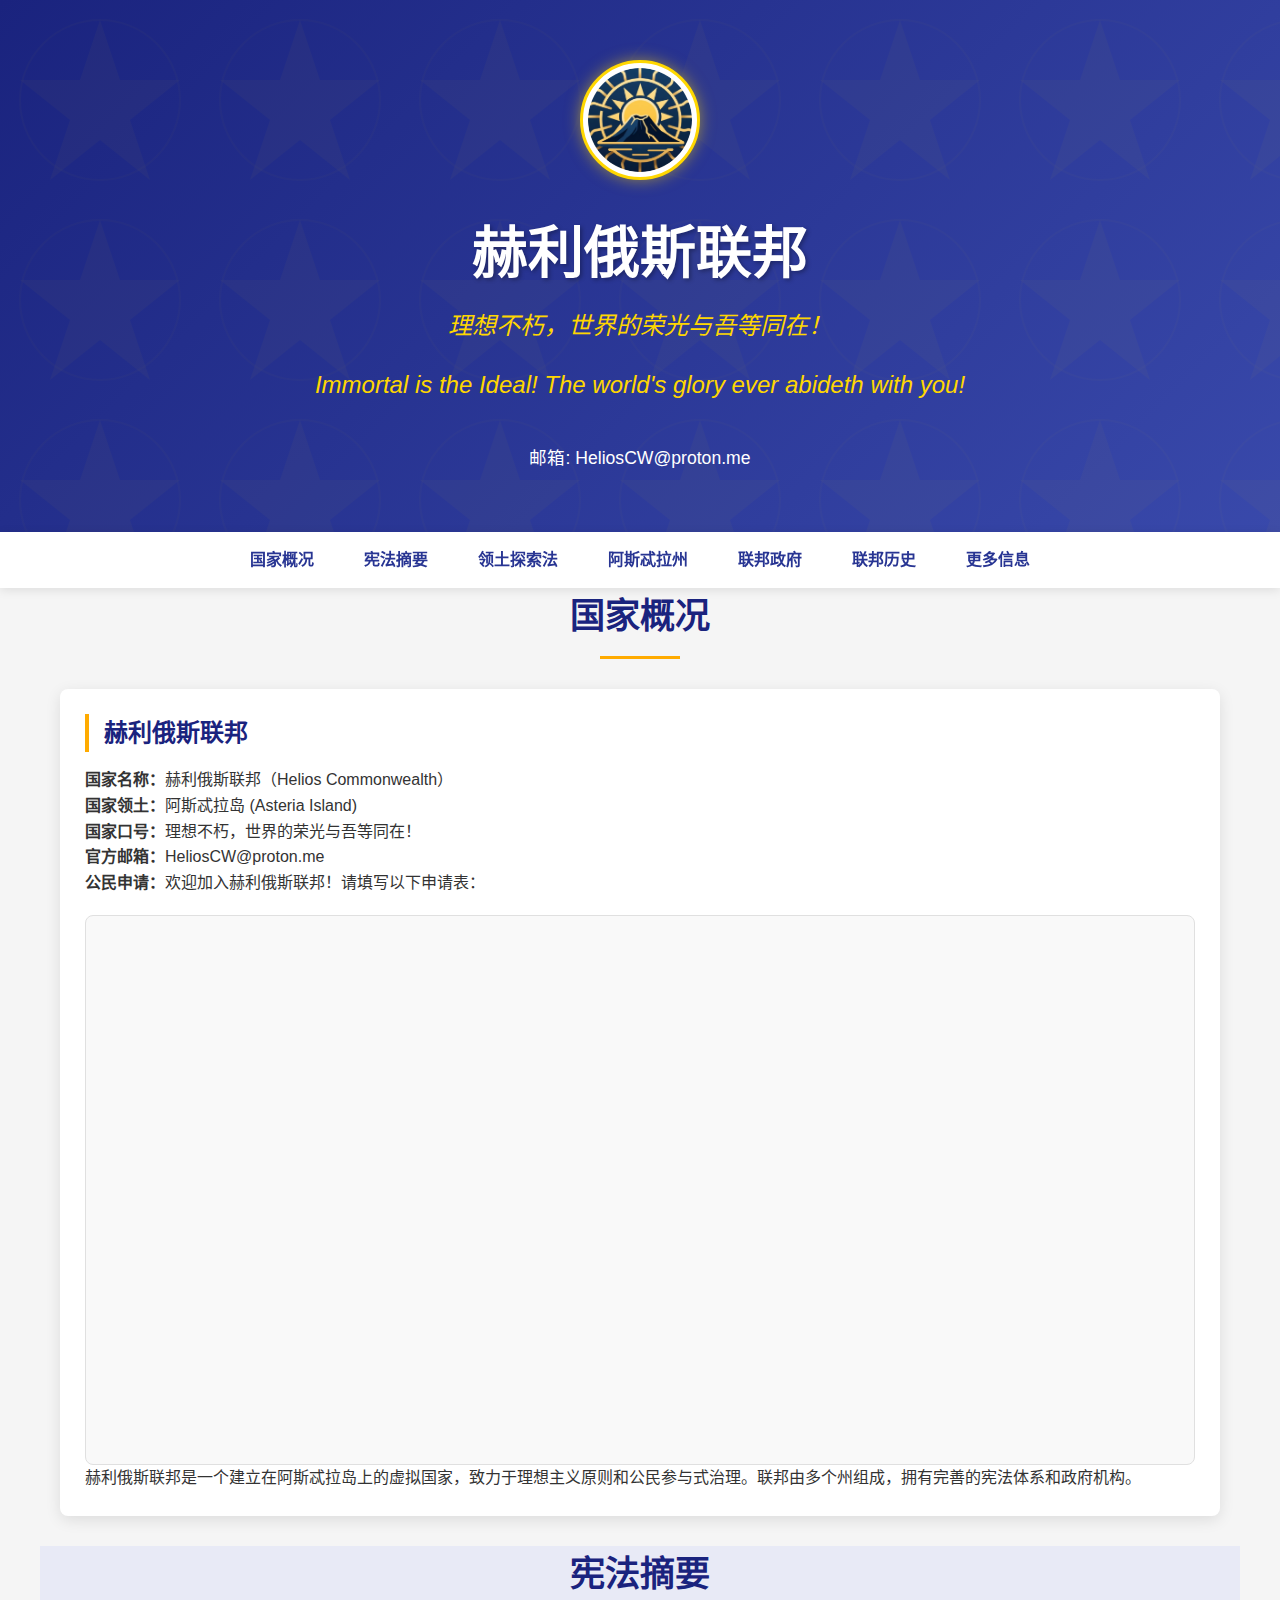
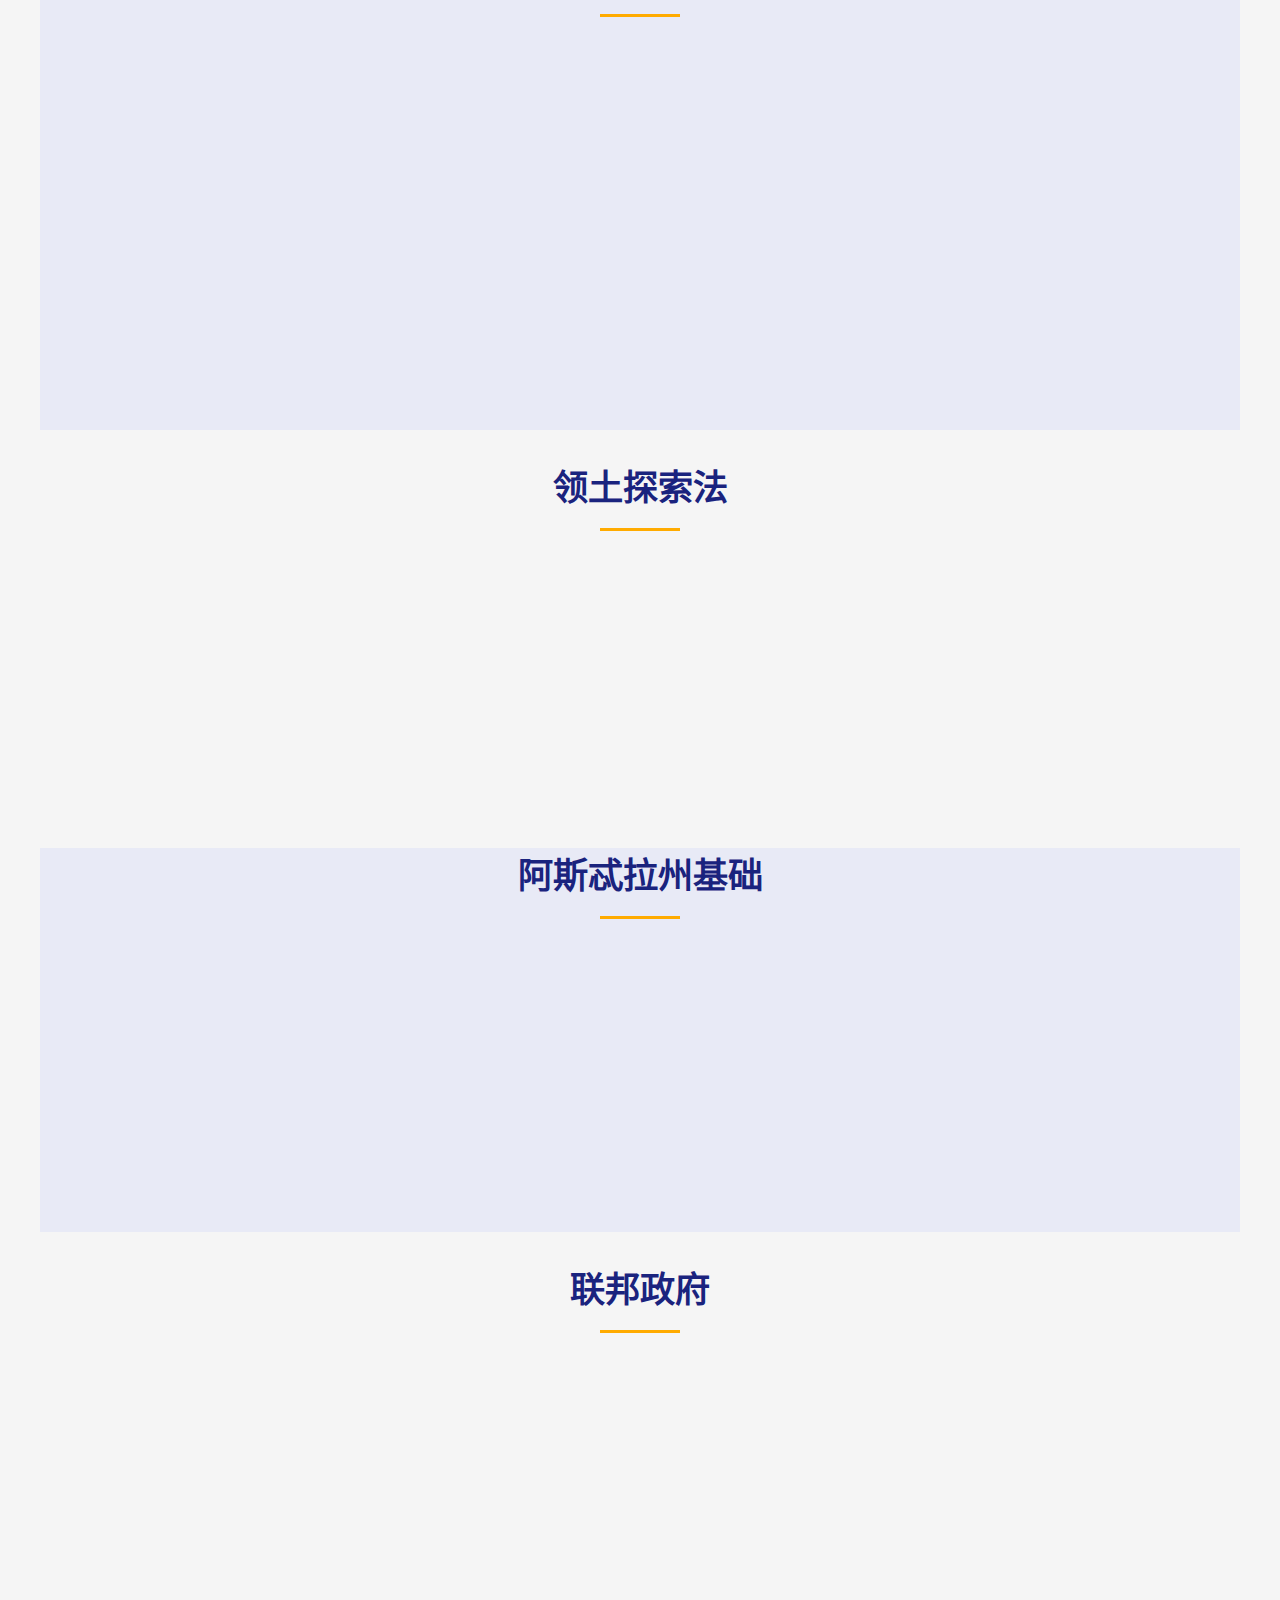
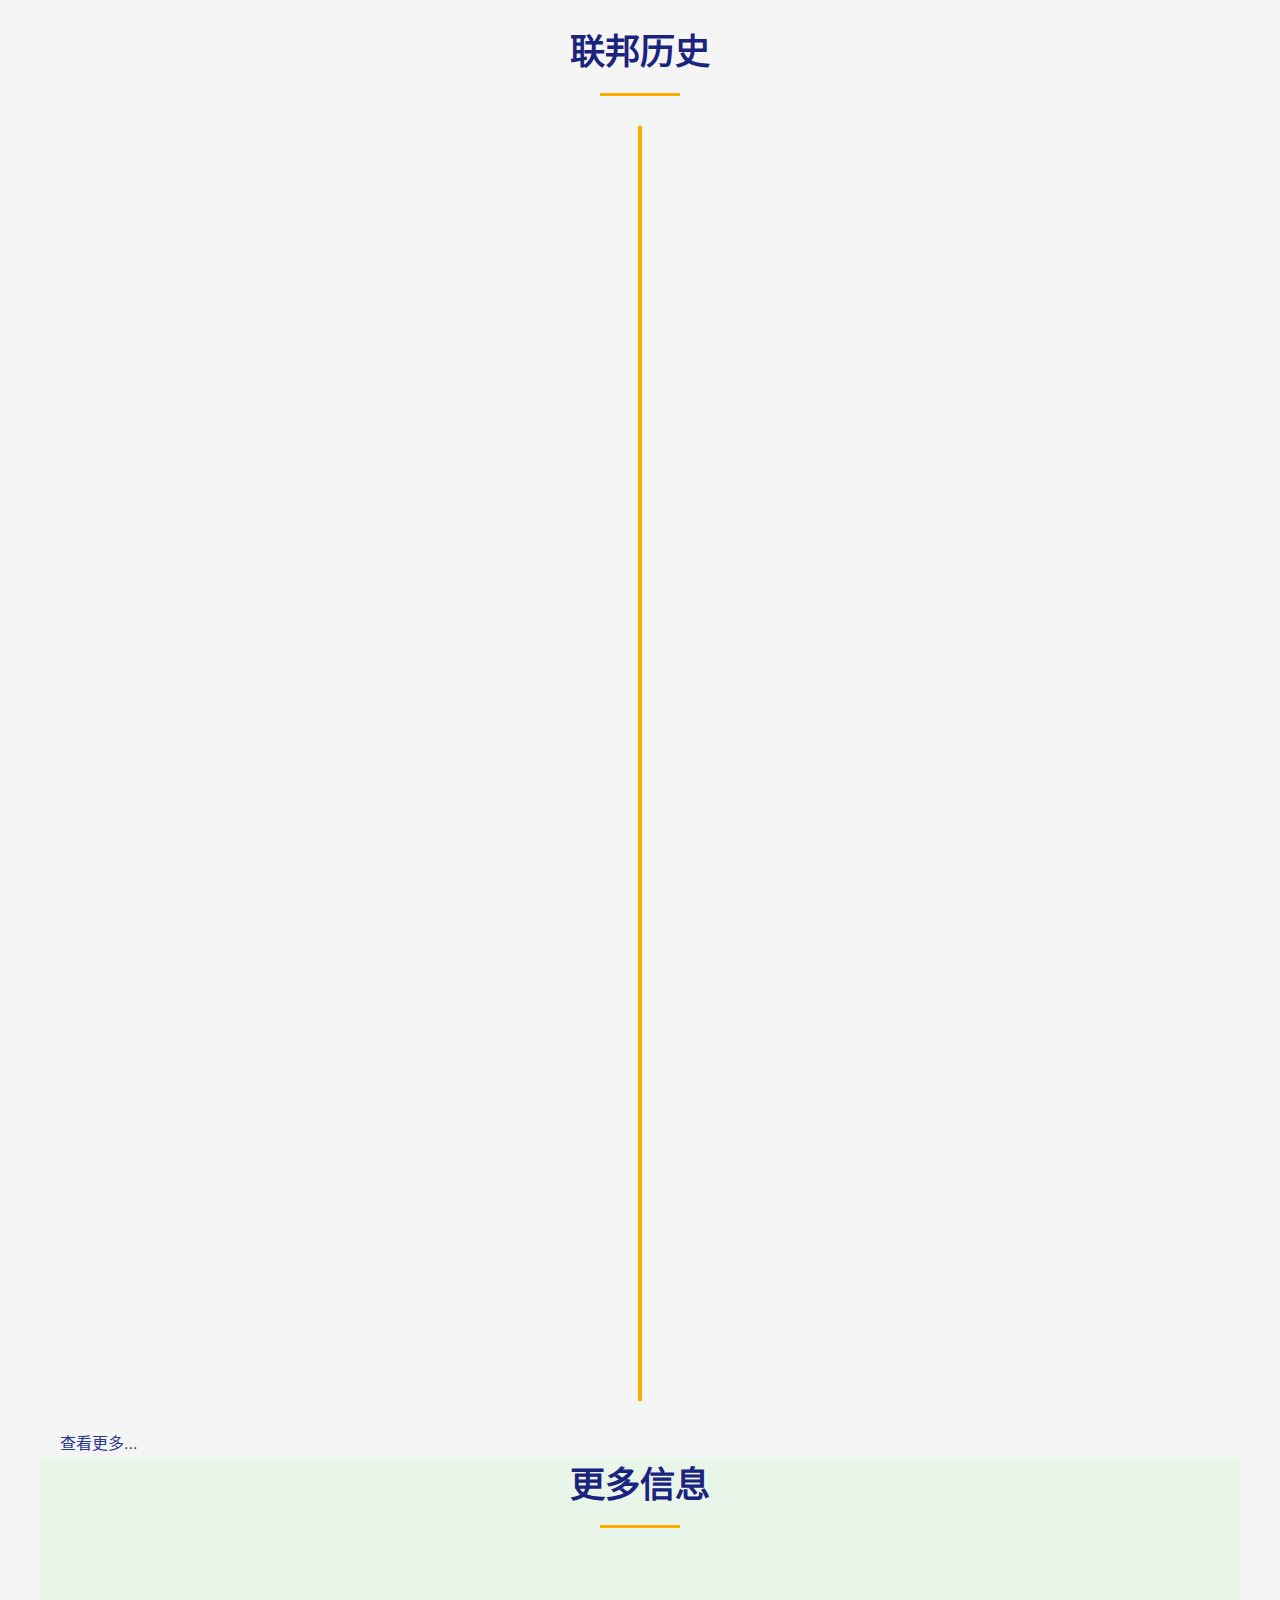
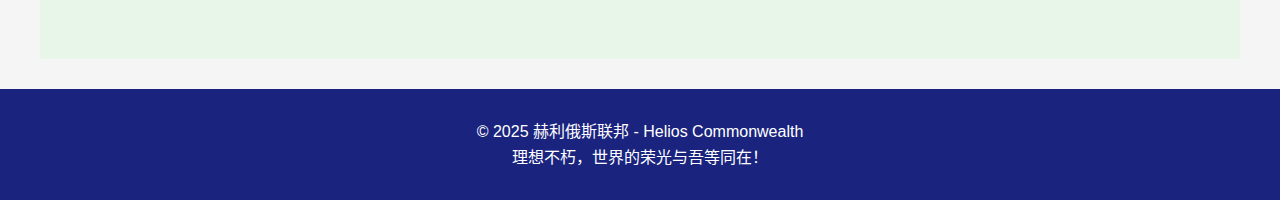
<file: index.html>
<!DOCTYPE html>
<html lang="zh-CN">
<head>
    <meta charset="UTF-8">
    <meta name="viewport" content="width=device-width, initial-scale=1.0">
    <link rel="apple-touch-icon" sizes="180x180" href="../favicon_io/apple-touch-icon.png">
    <link rel="icon" type="image/png" sizes="32x32" href="../favicon_io/favicon-32x32.png">
    <link rel="icon" type="image/png" sizes="16x16" href="../favicon_io/favicon-16x16.png">
    <link rel="manifest" href="../favicon_io/site.webmanifest">
    <title>赫利俄斯联邦 - Helios Commonwealth</title>
    <style>
        :root {
            --primary-color: #1a237e;
            --secondary-color: #ffd700;
            --accent-color: #ffab00;
            --text-color: #333;
            --light-bg: #f5f5f5;
            --white: #ffffff;
        }
        
        * {
            margin: 0;
            padding: 0;
            box-sizing: border-box;
            font-family: 'Segoe UI', Tahoma, Geneva, Verdana, sans-serif;
        }
        
        body {
            background-color: var(--light-bg);
            color: var(--text-color);
            line-height: 1.6;
        }
        
        .container {
            max-width: 1200px;
            margin: 0 auto;
            padding: 0 20px;
        }
        
        /* 头部样式 */
        header {
            background: linear-gradient(135deg, var(--primary-color), #3949ab);
            color: var(--white);
            padding: 60px 0;
            text-align: center;
            position: relative;
            overflow: hidden;
        }
        
        header::before {
            content: "";
            position: absolute;
            top: 0;
            left: 0;
            width: 100%;
            height: 100%;
            background: url('data:image/svg+xml;utf8,<svg xmlns="http://www.w3.org/2000/svg" width="100" height="100" viewBox="0 0 100 100"><circle cx="50" cy="50" r="40" fill="none" stroke="rgba(255,215,0,0.2)" stroke-width="1"/><path d="M50,10 L60,40 L90,40 L65,60 L75,90 L50,70 L25,90 L35,60 L10,40 L40,40 Z" fill="rgba(255,215,0,0.3)"/></svg>');
            background-size: 200px 200px;
            opacity: 0.1;
        }
        
        .header-content {
            position: relative;
            z-index: 1;
            display: flex;
            flex-direction: column;
            align-items: center;
        }
        
        .emblem-container {
            margin-bottom: 20px;
        }
        
        .emblem {
            width: 120px;
            height: 120px;
            border-radius: 50%;
            border: 3px solid var(--secondary-color);
            box-shadow: 0 0 15px rgba(255, 215, 0, 0.5);
            background-color: var(--white);
            padding: 5px;
        }
        
        h1 {
            font-size: 3.5rem;
            margin-bottom: 10px;
            text-shadow: 2px 2px 4px rgba(0,0,0,0.3);
        }
        
        .motto {
            font-size: 1.5rem;
            font-style: italic;
            margin-bottom: 20px;
            color: var(--secondary-color);
        }
        
        .contact {
            font-size: 1.1rem;
            margin-top: 20px;
        }
        
        /* 超链接颜色样式 */
        a:link {
            color: #283593; /* 基于主色调的深蓝色 */
            text-decoration: none;
            transition: all 0.3s ease;
            position: relative;
        }
        
        a:visited {
            color: #1a237e; /* 使用主色调本身，比未访问链接稍深 */
            opacity: 0.85; /* 添加轻微透明度区分已访问状态 */
        }

        a:hover {
            color: #ffab00; /* 使用强调色 */
            text-decoration: none;
        }

        a:active {
            color: #ffd700; /* 使用次要颜色 */
        }

        /* 为内容区域的链接添加特殊效果 */
        .card a, section a {
            font-weight: 500;
            padding-bottom: 2px;
            border-bottom: 1px dashed transparent;
            transition: all 0.3s ease;
        }

        .card a:hover, section a:hover {
            border-bottom-color: #ffab00;
            text-decoration: none;
        }
        
        /* 导航栏 */
        nav {
            background-color: var(--white);
            box-shadow: 0 2px 10px rgba(0,0,0,0.1);
            position: sticky;
            top: 0;
            z-index: 100;
        }
        
        nav ul {
            display: flex;
            justify-content: center;
            list-style: none;
        }
        
        nav li {
            margin: 0 15px;
        }
        
        nav a {
            display: block;
            padding: 15px 10px;
            color: var(--primary-color);
            text-decoration: none;
            font-weight: 600;
            transition: all 0.3s;
        }
        
        nav a:hover {
            color: var(--accent-color);
            border-bottom: 3px solid var(--accent-color);
        }
        
        /* 内容区域 */
        section {
            padding: 60px 0;
        }
        
        .section-title {
            font-size: 2.2rem;
            color: var(--primary-color);
            margin-bottom: 30px;
            text-align: center;
            position: relative;
            padding-bottom: 15px;
        }
        
        .section-title::after {
            content: "";
            position: absolute;
            bottom: 0;
            left: 50%;
            transform: translateX(-50%);
            width: 80px;
            height: 3px;
            background-color: var(--accent-color);
        }
        
        /* 卡片样式 */
        .card {
            background-color: var(--white);
            border-radius: 8px;
            box-shadow: 0 4px 15px rgba(0,0,0,0.1);
            padding: 25px;
            margin-bottom: 30px;
            transition: transform 0.3s, box-shadow 0.3s;
            opacity: 0;
            transform: scale(0.95);
            transition: opacity 0.8s ease, transform 0.8s ease;
        }
        
        .card.visible {
            opacity: 1;
            transform: scale(1);
        }
        
        .card:hover {
            transform: translateY(-5px) scale(1.02);
            box-shadow: 0 8px 25px rgba(0,0,0,0.15);
        }
        
        .card-title {
            font-size: 1.5rem;
            color: var(--primary-color);
            margin-bottom: 15px;
            border-left: 4px solid var(--accent-color);
            padding-left: 15px;
        }
        
        /* 申请表单样式 */
        .application-form {
            margin-top: 20px;
            padding: 20px;
            background-color: #f9f9f9;
            border-radius: 8px;
            border: 1px solid #e0e0e0;
        }
        
        .form-group {
            margin-bottom: 15px;
        }
        
        .form-group label {
            display: block;
            margin-bottom: 5px;
            font-weight: 600;
            color: var(--primary-color);
        }
        
        .form-group input {
            width: 100%;
            padding: 10px;
            border: 1px solid #ccc;
            border-radius: 4px;
            font-size: 16px;
        }
        
        .form-group input:focus {
            outline: none;
            border-color: var(--accent-color);
            box-shadow: 0 0 5px rgba(255, 171, 0, 0.5);
        }
        
        .btn {
            background-color: var(--primary-color);
            color: var(--white);
            border: none;
            padding: 12px 24px;
            border-radius: 4px;
            cursor: pointer;
            font-size: 16px;
            font-weight: 600;
            transition: background-color 0.3s;
        }
        
        .btn:hover {
            background-color: #303f9f;
        }
        
        .error-message {
            color: #d32f2f;
            margin-top: 10px;
            display: none;
        }
        
        /* 历史时间线 */
        .timeline {
            position: relative;
            margin: 30px 0;
        }
        
        .timeline::before {
            content: "";
            position: absolute;
            top: 0;
            left: 50%;
            transform: translateX(-50%);
            width: 4px;
            height: 100%;
            background-color: var(--accent-color);
        }
        
        .timeline-item {
            position: relative;
            margin-bottom: 30px;
            width: 50%;
            opacity: 0;
            transform: scale(0.9);
            transition: opacity 0.8s ease, transform 0.8s ease;
        }
        
        .timeline-item.visible {
            opacity: 1;
            transform: scale(1);
        }
        
        .timeline-item:nth-child(odd) {
            left: 0;
            padding-right: 40px;
            text-align: right;
        }
        
        .timeline-item:nth-child(even) {
            left: 50%;
            padding-left: 40px;
        }
        
        .timeline-date {
            display: inline-block;
            background-color: var(--primary-color);
            color: var(--white);
            padding: 5px 15px;
            border-radius: 20px;
            font-weight: bold;
            margin-bottom: 10px;
        }
        
        .timeline-content {
            background-color: var(--white);
            border-radius: 8px;
            box-shadow: 0 4px 15px rgba(0,0,0,0.1);
            padding: 15px;
        }
        
        /* 页脚 */
        footer {
            background-color: var(--primary-color);
            color: var(--white);
            text-align: center;
            padding: 30px 0;
        }
        
        /* Tally 表单容器样式 */
        .tally-form-container {
            margin-top: 20px;
            border-radius: 8px;
            overflow: hidden;
            box-shadow: 0 4px 15px rgba(0,0,0,0.1);
            background-color: var(--white);
        }
        
        .tally-form-container iframe {
            border: none;
            width: 100%;
            min-height: 500px;
            display: block;
        }
        
        /* 响应式设计 */
        @media (max-width: 768px) {
            h1 {
                font-size: 2.5rem;
            }
            
            .motto {
                font-size: 1.2rem;
            }
            
            nav ul {
                flex-direction: column;
            }
            
            nav li {
                margin: 0;
            }
            
            .timeline::before {
                left: 20px;
            }
            
            .timeline-item {
                width: 100%;
                padding-left: 50px !important;
                padding-right: 0 !important;
                text-align: left !important;
                left: 0 !important;
            }
            
            .emblem {
                width: 100px;
                height: 100px;
            }
        }
    </style>
</head>
<body>
    <!-- 头部 -->
    <header>
        <div class="container header-content">
            <div class="emblem-container">
                <img src="../pngs/logo.ico" alt="赫利俄斯联邦国徽" class="emblem">
            </div>
            <h1>赫利俄斯联邦</h1>
            <div class="motto">理想不朽，世界的荣光与吾等同在！</div>
            <div class="motto">Immortal is the Ideal! The world's glory ever abideth with you!</div>
            <div class="contact">邮箱: HeliosCW@proton.me</div>
        </div>
    </header>
    
    <!-- 导航 -->
    <nav>
        <div class="container">
            <ul>
                <li><a href="#overview">国家概况</a></li>
                <li><a href="#constitution">宪法摘要</a></li>
                <li><a href="#territory">领土探索法</a></li>
                <li><a href="#asteria">阿斯忒拉州</a></li>
                <li><a href="#organization">联邦政府</a></li>
                <li><a href="#history">联邦历史</a></li>
                <li><a href="#more">更多信息</a></li>
            </ul>
        </div>
    </nav>
    
    <!-- 主要内容 -->
    <main>
        <!-- 国家概况 -->
        <section id="overview" class="container">
            <h2 class="section-title">国家概况</h2>
            <div class="card">
                <h3 class="card-title">赫利俄斯联邦</h3>
                <p><strong>国家名称：</strong>赫利俄斯联邦（Helios Commonwealth）</p>
                <p><strong>国家领土：</strong>阿斯忒拉岛 (Asteria Island)</p>
                <p><strong>国家口号：</strong>理想不朽，世界的荣光与吾等同在！</p>
                <p><strong>官方邮箱：</strong>HeliosCW@proton.me</p>
                <p><strong>公民申请：</strong>欢迎加入赫利俄斯联邦！请填写以下申请表：</p>
                
                <div class="application-form">
                    <iframe src="https://tally.so/r/me45EE?alignLeft=1&hideTitle=1&transparentBackground=1&dynamicHeight=1" width="100%" height="500" frameborder="0" marginheight="0" marginwidth="0" title="赫利俄斯联邦公民申请"></iframe>
                </div>
                
                <p>赫利俄斯联邦是一个建立在阿斯忒拉岛上的虚拟国家，致力于理想主义原则和公民参与式治理。联邦由多个州组成，拥有完善的宪法体系和政府机构。</p>
            </div>
        </section>
        
        <!-- 宪法摘要 -->
        <section id="constitution" class="container" style="background-color: #e8eaf6;">
            <h2 class="section-title">宪法摘要</h2>
            <div class="card">
                <h3 class="card-title">赫利俄斯联邦宪法</h3>
                <p>赫利俄斯联邦宪法确立了国家的基本治理原则和公民权利。以下是宪法中定义的关键权力：</p>
                <ul style="list-style-type: none; padding-left: 0;">
                    <li style="margin-bottom: 15px;"><strong>共有逐出首相权：</strong>当所有持有此权力的公民通过时，立刻开始新的首相选举。</li>
                    <li style="margin-bottom: 15px;"><strong>投票成立组织权：</strong>可以通过投票建立政府组织（非议会、AG银行）。</li>
                    <li style="margin-bottom: 15px;"><strong>投票废除组织权：</strong>可以通过投票废除政府组织（非议会、AG银行）。</li>
                    <li style="margin-bottom: 15px;"><strong>政治及形象代表权：</strong>可以代表赫利俄斯联邦发言。</li>
                    <li style="margin-bottom: 15px;"><strong>创始长老权：</strong>可以在"创始时期"，无视宪法及衍生法（除"宪法创始时期法案"）行事，但需所有持有创始长老权的公民同意。</li>
                    
                </ul>
                <p>所有权力在<a href="pages/power.html">权力法</a>中明确定义。</p>
                <p><a href="pages/constitution.html">详细信息</a></p>
            </div>
        </section>
        
        <!-- 领土探索法 -->
        <section id="territory" class="container">
            <h2 class="section-title">领土探索法</h2>
            <div class="card">
                <h3 class="card-title">赫利俄斯联邦领土探索法</h3>
                <blockquote style="border-left: 4px solid var(--accent-color); padding-left: 20px; margin: 20px 0; font-style: italic; color: #555;">
                    "想象决定现实，而不是现实束缚想象。" ——领土委员会会长 Alan Green
                </blockquote>
                <p><strong>本法定义了两条基本原则：</strong></p>
                <ul style="padding-left: 0;">
                    <li>探索指所有公民对联邦领土的创作（小说、百科文本、音乐、图片、视频、程序）。</li>
                    <li>公民仅可探索阿斯忒拉岛，并需基于《阿斯忒拉州基础》和《宪法》。</li>
                </ul>
                <p><a href="pages/territory.html">详细信息</a></p>
            </div>
        </section>
        
        <!-- 阿斯忒拉州基础 -->
        <section id="asteria" class="container" style="background-color: #e8eaf6;">
            <h2 class="section-title">阿斯忒拉州基础</h2>
            <div class="card">
                <h3 class="card-title">阿斯忒拉岛相关信息</h3>
                <p><strong>位置：</strong>西经14度45分，南纬37度15分</p>
                <p><strong>地理参考：</strong></p>
                <ul>
                    <li>西北方约1200公里是著名的圣赫勒拿岛 (St. Helena)</li>
                    <li>东南方约1800公里是特里斯坦-达库尼亚群岛 (Tristan da Cunha)</li>
                </ul>
                <p><strong>历史概括：</strong>曾在19世纪被短暂殖民，因坏境恶劣而被放弃。近现代，因为常被云雾覆盖而难以被卫星观测。</p>
                <p>阿斯忒拉岛是赫利俄斯联邦的核心领土，拥有独特的地理环境和生态系统。公民在探索该岛时需遵循《阿斯忒拉州基础》和《宪法》的规定。</p>
                <p><a href="pages/asteria.html">详细信息</a></p>
            </div>
        </section>

        <!-- 联邦政府 -->
        <section id="organization" class="container">
            <h2 class="section-title">联邦政府</h2>
            <div class="card">
                <h3 class="card-title">联邦政府构成</h3>
                <p>联邦政府由议会、长老会及官方组织组成。</p>
                <ul style="list-style-type: none; padding-left: 0;">
                    <li><strong>议会：</strong>议会由议会成员及首相组成，通过投票（80%权）决定联邦发展。</li>
                    <li><strong>长老会：</strong>长老会是对持有创始长老权的公民的统称，他们订立联邦的宪法，并有资格大幅度干预联邦。</li>
                    <li><strong>官方组织：</strong>官方组织是得到议会或长老会任命的赫利俄斯组织，他们使用掌握的权限维护联邦运转。</li>
                </ul>
                <p><a href="pages/organization.html">详细信息</a></p>
            </div>
        </section>
        
        <!-- 联邦历史 -->
        <section id="history" class="container">
            <h2 class="section-title">联邦历史</h2>
            <div class="timeline">
                <div class="timeline-item">
                    <div class="timeline-date">2025.08.25</div>
                    <div class="timeline-content">
                        <h4>联邦成立</h4>
                        <p>赫利俄斯联邦正式成立</p>
                    </div>
                </div>
                <div class="timeline-item">
                    <div class="timeline-date">2025.08.26</div>
                    <div class="timeline-content">
                        <h4>州确立与议会成立</h4>
                        <p>确定阿斯忒拉州，确定FT州，议会成立</p>
                    </div>
                </div>
                <div class="timeline-item">
                    <div class="timeline-date">2025.08.27</div>
                    <div class="timeline-content">
                        <h4>首相就职</h4>
                        <p>Ft.J.就任首相</p>
                    </div>
                </div>
                <div class="timeline-item">
                    <div class="timeline-date">2025.08.28</div>
                    <div class="timeline-content">
                        <h4>机构成立</h4>
                        <p>领土委员会成立，互联网科技委员会成立，互联网军事委员会成立，FT州理事会成立</p>
                    </div>
                </div>
                <div class="timeline-item">
                    <div class="timeline-date">2025.08.29</div>
                    <div class="timeline-content">
                        <h4>宪法订立</h4>
                        <p>赫利俄斯联邦宪法正式订立</p>
                    </div>
                </div>
                <div class="timeline-item">
                    <div class="timeline-date">2025.09.06</div>
                    <div class="timeline-content">
                        <h4>州扩展与银行成立</h4>
                        <p>确定AEZ州，AEZ州政府成立，联邦银行（即AG银行）成立，宪法及衍生法修订</p>
                    </div>
                </div>
                <div class="timeline-item">
                    <div class="timeline-date">2025.09.07</div>
                    <div class="timeline-content">
                        <h4>邮箱注册</h4>
                        <p>官方邮箱HeliosCW@proton.me注册完成</p>
                    </div>
                </div>
                <div class="timeline-item">
                    <div class="timeline-date">2025.09.08</div>
                    <div class="timeline-content">
                        <h4>官网建立</h4>
                        <p>官方网站建立完成</p>
                    </div>
                </div>
            </div>
            <p><a href="#more">查看更多...</a></p>
        </section>

        <!-- 更多信息 -->
        <section id="more" class="container" style="background-color: #e8f5e9;">
            <h2 class="section-title">更多信息</h2>
            <div class="card">
                <p><a href="https://helioscw.miraheze.org">赫利俄斯wiki</a></p>
                <p>门户站内容可能过时，请前往wiki了解最新资讯！</p>
            </div>
        </section>
    </main>
    
    <!-- 页脚 -->
    <footer>
        <div class="container">
            <p>© 2025 赫利俄斯联邦 - Helios Commonwealth</p>
            <p>理想不朽，世界的荣光与吾等同在！</p>
            <p><a></a></p>
        </div>
    </footer>
    
    <script>
        // 元素浮现动画
        document.addEventListener('DOMContentLoaded', function() {
            // 创建Intersection Observer实例
            const observer = new IntersectionObserver((entries) => {
                entries.forEach(entry => {
                    // 当元素进入视口时
                    if (entry.isIntersecting) {
                        entry.target.classList.add('visible');
                    }
                });
            }, {
                threshold: 0.1, // 当元素10%可见时触发
                rootMargin: '0px 0px -50px 0px' // 底部偏移50px，提前触发动画
            });
            
            // 观察所有卡片和时间线项目
            const cards = document.querySelectorAll('.card');
            const timelineItems = document.querySelectorAll('.timeline-item');
            
            cards.forEach(card => {
                observer.observe(card);
            });
            
            timelineItems.forEach((item, index) => {
                // 为时间线项目添加延迟，使它们依次出现
                item.style.transitionDelay = `${index * 0.1}s`;
                observer.observe(item);
            });
        });
    </script>
</body>
</html>
</file>
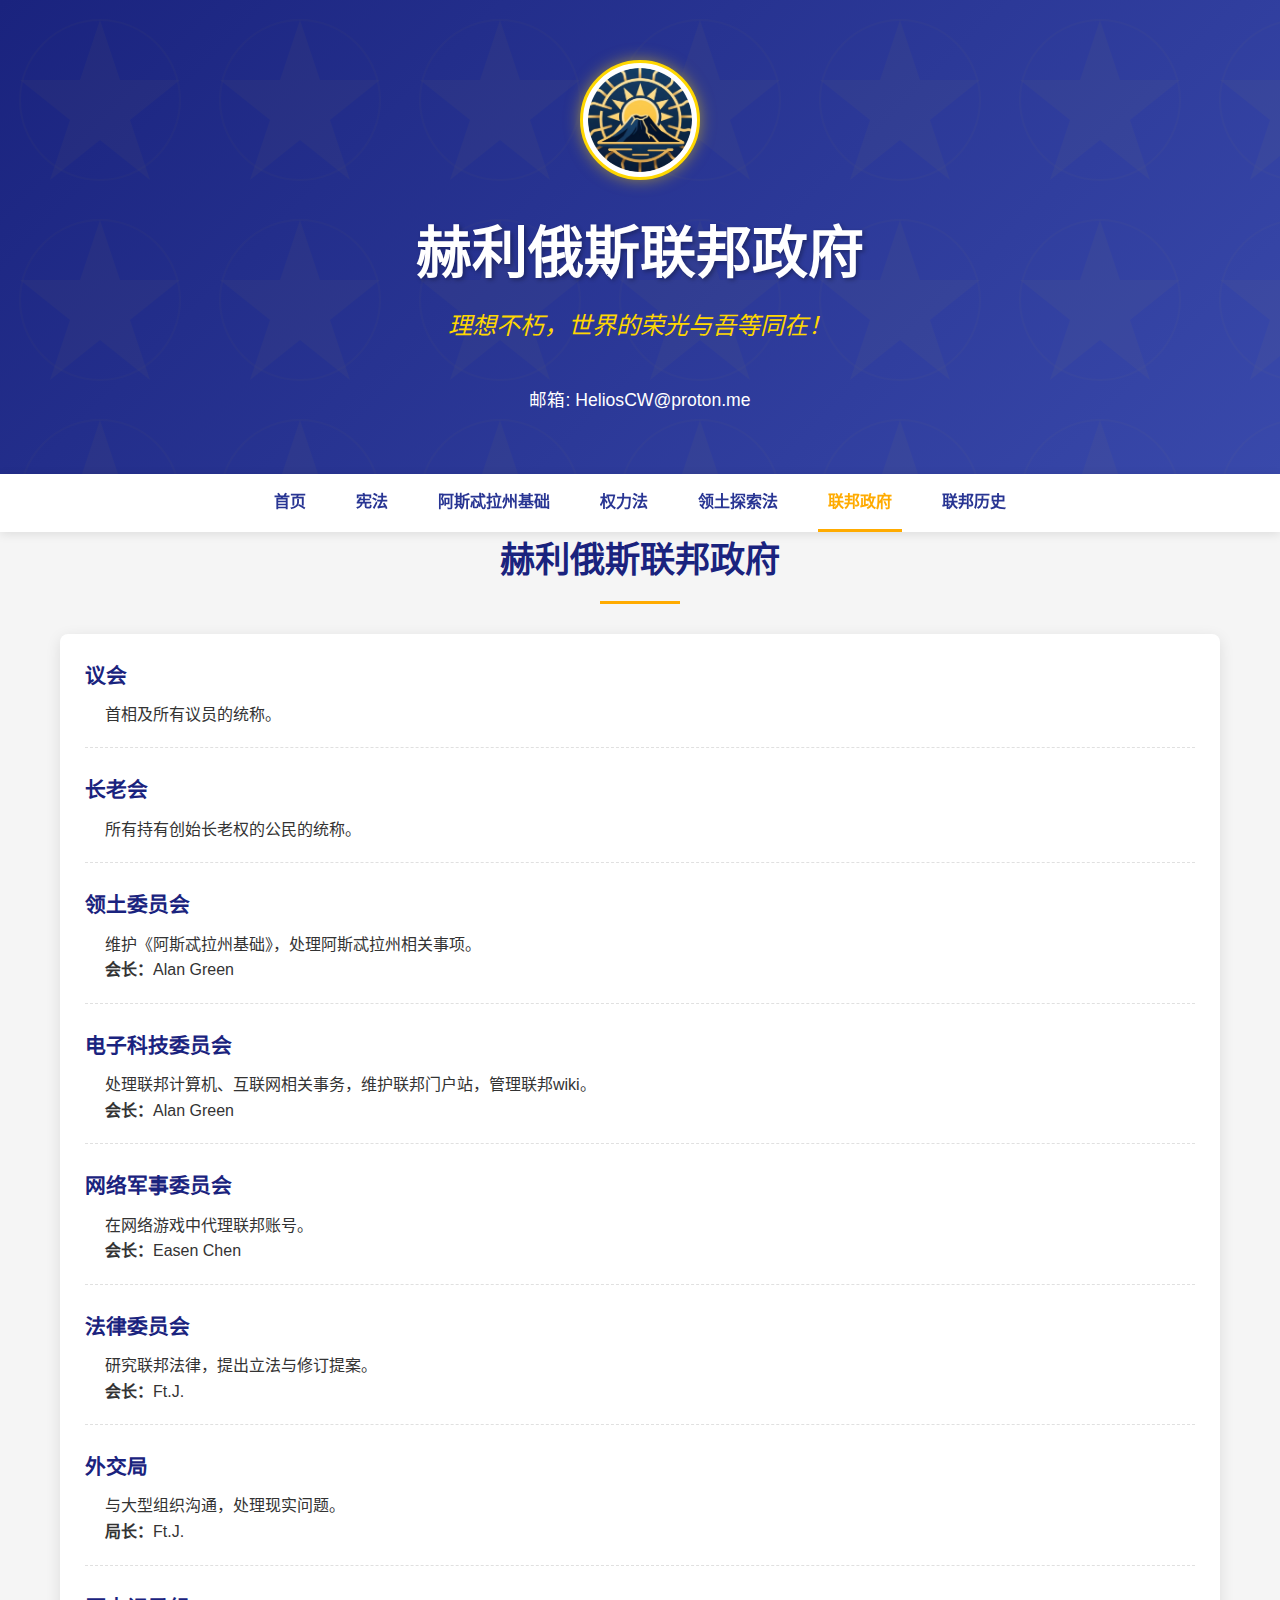
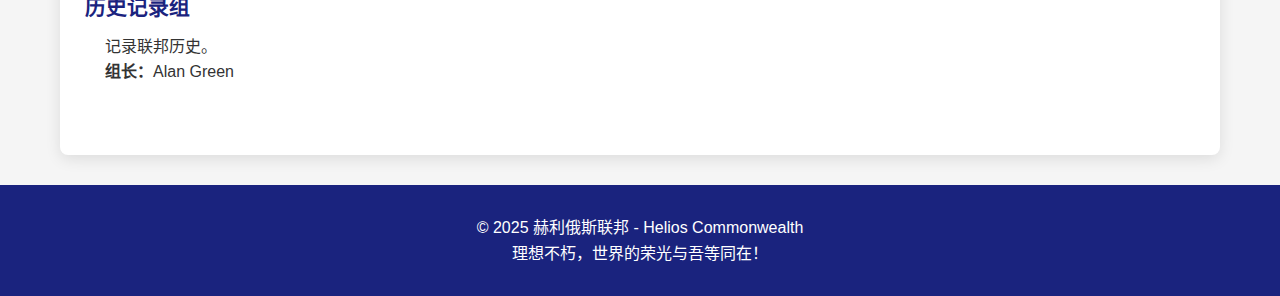
<file: pages/organization.html>
<!DOCTYPE html>
<html lang="zh-CN">
<head>
    <meta charset="UTF-8">
    <meta name="viewport" content="width=device-width, initial-scale=1.0">
    <link rel="apple-touch-icon" sizes="180x180" href="../favicon_io/apple-touch-icon.png">
    <link rel="icon" type="image/png" sizes="32x32" href="../favicon_io/favicon-32x32.png">
    <link rel="icon" type="image/png" sizes="16x16" href="../favicon_io/favicon-16x16.png">
    <link rel="manifest" href="../favicon_io/site.webmanifest">
    <title>联邦政府 - Helios Commonwealth</title>
    <link rel="stylesheet" href="../css/style.css">
</head>
<body>
    <!-- 头部 -->
    <header>
        <div class="container header-content">
            <div class="emblem-container">
                <img src="../pngs/logo.ico" alt="赫利俄斯联邦国徽" class="emblem">
            </div>
            <h1>赫利俄斯联邦政府</h1>
            <div class="motto">理想不朽，世界的荣光与吾等同在！</div>
            <div class="contact">邮箱: HeliosCW@proton.me</div>
        </div>
    </header>
    
    <!-- 导航 -->
    <nav>
        <div class="container">
            <ul>
                <li><a href="../index.html">首页</a></li>
                <li><a href="constitution.html">宪法</a></li>
                <li><a href="asteria.html">阿斯忒拉州基础</a></li>
                <li><a href="power.html">权力法</a></li>
                <li><a href="territory.html">领土探索法</a></li>
                <li><a href="organization.html" class="active">联邦政府</a></li>
                <li><a href="../index.html#history">联邦历史</a></li>
            </ul>
        </div>
    </nav>
    
    <!-- 主要内容 -->
    <main>
        <section class="container">
            <h2 class="section-title">赫利俄斯联邦政府</h2>
            
            <div class="card">
                <div class="legal-article">
                    <h3 class="legal-title">议会</h3>
                    <div class="legal-content">
                        <p>首相及所有议员的统称。</p>
                    </div>
                </div>
                
                <div class="legal-article">
                    <h3 class="legal-title">长老会</h3>
                    <div class="legal-content">
                        <p>所有持有创始长老权的公民的统称。</p>
                    </div>
                </div>
                
                <div class="legal-article">
                    <h3 class="legal-title">领土委员会</h3>
                    <div class="legal-content">
                        <p>维护《阿斯忒拉州基础》，处理阿斯忒拉州相关事项。</p>
                        <p><strong>会长：</strong>Alan Green</p>
                    </div>
                </div>
                
                <div class="legal-article">
                    <h3 class="legal-title">电子科技委员会</h3>
                    <div class="legal-content">
                        <p>处理联邦计算机、互联网相关事务，维护联邦门户站，管理联邦wiki。</p>
                        <p><strong>会长：</strong>Alan Green</p>
                    </div>
                </div>
                
                <div class="legal-article">
                    <h3 class="legal-title">网络军事委员会</h3>
                    <div class="legal-content">
                        <p>在网络游戏中代理联邦账号。</p>
                        <p><strong>会长：</strong>Easen Chen</p>
                    </div>
                </div>
                
                <div class="legal-article">
                    <h3 class="legal-title">法律委员会</h3>
                    <div class="legal-content">
                        <p>研究联邦法律，提出立法与修订提案。</p>
                        <p><strong>会长：</strong>Ft.J.</p>
                    </div>
                </div>
                
                <div class="legal-article">
                    <h3 class="legal-title">外交局</h3>
                    <div class="legal-content">
                        <p>与大型组织沟通，处理现实问题。</p>
                        <p><strong>局长：</strong>Ft.J.</p>
                    </div>
                </div>
                
                <div class="legal-article">
                    <h3 class="legal-title">历史记录组</h3>
                    <div class="legal-content">
                        <p>记录联邦历史。</p>
                        <p><strong>组长：</strong>Alan Green</p>
                    </div>
                </div>
            </div>
        </section>
    </main>
    
    <!-- 页脚 -->
    <footer>
        <div class="container">
            <p>© 2025 赫利俄斯联邦 - Helios Commonwealth</p>
            <p>理想不朽，世界的荣光与吾等同在！</p>
        </div>
    </footer>
    
    <script src="../js/main.js"></script>
</body>
</html>
</file>
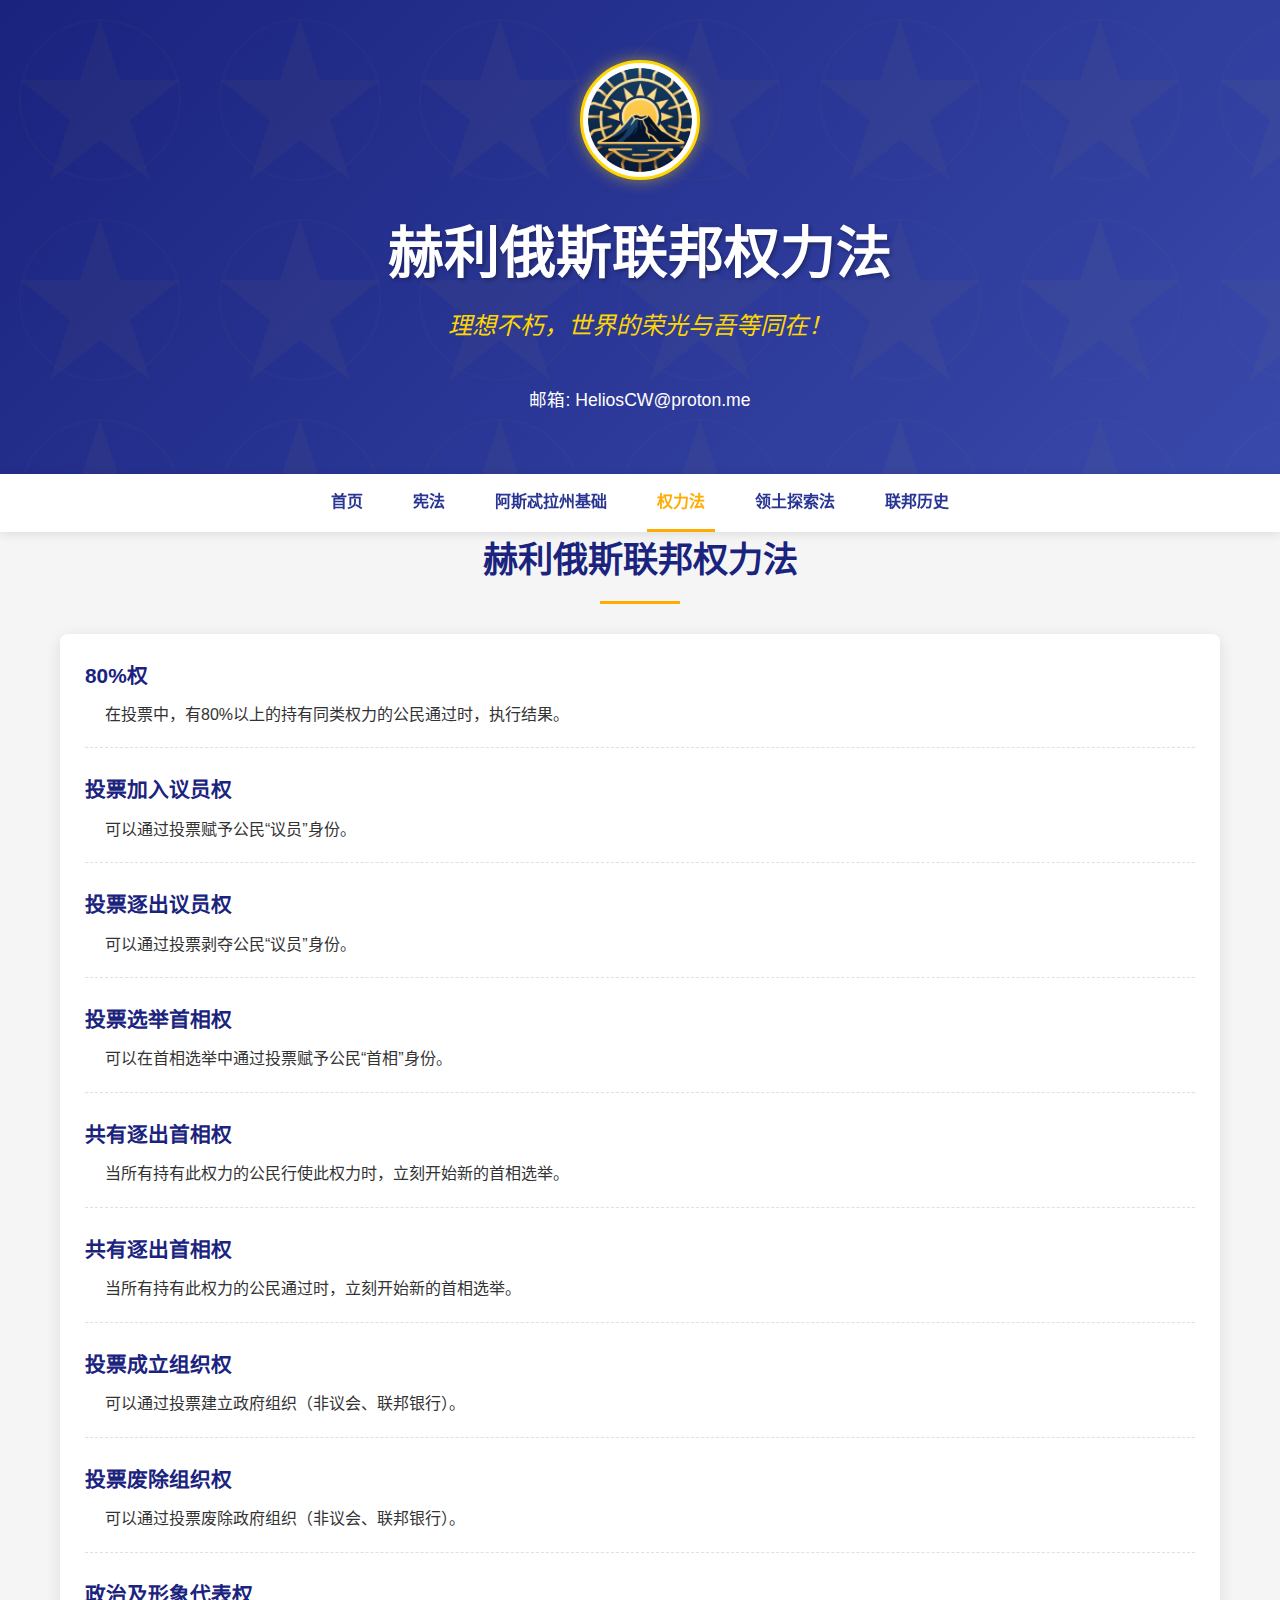
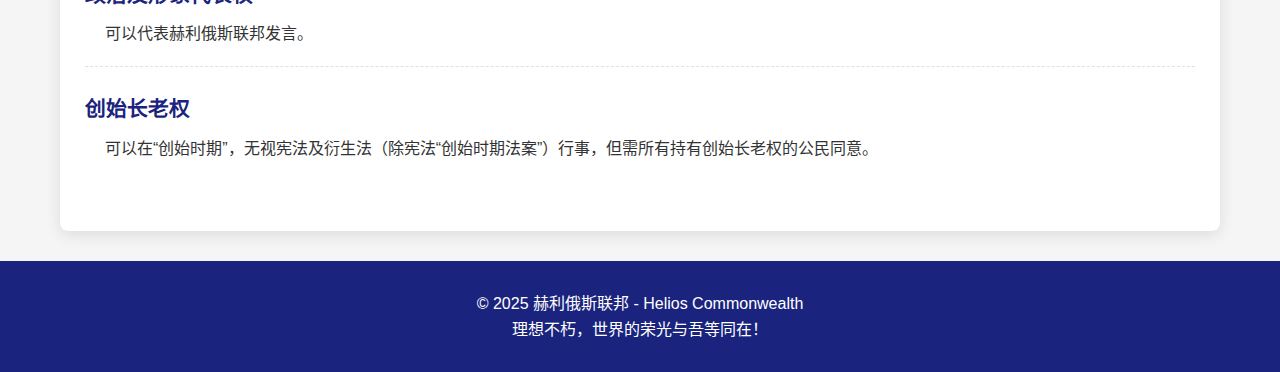
<file: pages/power.html>
<!DOCTYPE html>
<html lang="zh-CN">
<head>
    <meta charset="UTF-8">
    <meta name="viewport" content="width=device-width, initial-scale=1.0">
    <link rel="apple-touch-icon" sizes="180x180" href="../favicon_io/apple-touch-icon.png">
    <link rel="icon" type="image/png" sizes="32x32" href="../favicon_io/favicon-32x32.png">
    <link rel="icon" type="image/png" sizes="16x16" href="../favicon_io/favicon-16x16.png">
    <link rel="manifest" href="../favicon_io/site.webmanifest">
    <title>权力法 - Helios Commonwealth</title>
    <link rel="stylesheet" href="../css/style.css">
</head>
<body>
    <!-- 头部 -->
    <header>
        <div class="container header-content">
            <div class="emblem-container">
                <img src="../pngs/logo.ico" alt="赫利俄斯联邦国徽" class="emblem">
            </div>
            <h1>赫利俄斯联邦权力法</h1>
            <div class="motto">理想不朽，世界的荣光与吾等同在！</div>
            <div class="contact">邮箱: HeliosCW@proton.me</div>
        </div>
    </header>
    
    <!-- 导航 -->
    <nav>
        <div class="container">
            <ul>
                <li><a href="../index.html">首页</a></li>
                <li><a href="constitution.html">宪法</a></li>
                <li><a href="asteria.html">阿斯忒拉州基础</a></li>
                <li><a href="power.html" class="active">权力法</a></li>
                <li><a href="territory.html">领土探索法</a></li>
                <li><a href="../index.html#history">联邦历史</a></li>
            </ul>
        </div>
    </nav>
    
    <!-- 主要内容 -->
    <main>
        <section class="container">
            <h2 class="section-title">赫利俄斯联邦权力法</h2>
            
            <div class="card">
                <div class="legal-article">
                    <h3 class="legal-title">80%权</h3>
                    <div class="legal-content">
                        <p>在投票中，有80%以上的持有同类权力的公民通过时，执行结果。</p>
                    </div>
                </div>
                
                <div class="legal-article">
                    <h3 class="legal-title">投票加入议员权</h3>
                    <div class="legal-content">
                        <p>可以通过投票赋予公民“议员”身份。</p>
                    </div>
                </div>
                
                <div class="legal-article">
                    <h3 class="legal-title">投票逐出议员权</h3>
                    <div class="legal-content">
                        <p>可以通过投票剥夺公民“议员”身份。</p>
                    </div>
                </div>
                
                <div class="legal-article">
                    <h3 class="legal-title">投票选举首相权</h3>
                    <div class="legal-content">
                        <p>可以在首相选举中通过投票赋予公民“首相”身份。</p>
                    </div>
                </div>
                
                <div class="legal-article">
                    <h3 class="legal-title">共有逐出首相权</h3>
                    <div class="legal-content">
                        <p>当所有持有此权力的公民行使此权力时，立刻开始新的首相选举。</p>
                    </div>
                </div>
                
                <div class="legal-article">
                    <h3 class="legal-title">共有逐出首相权</h3>
                    <div class="legal-content">
                        <p>当所有持有此权力的公民通过时，立刻开始新的首相选举。</p>
                    </div>
                </div>
                
                <div class="legal-article">
                    <h3 class="legal-title">投票成立组织权</h3>
                    <div class="legal-content">
                        <p>可以通过投票建立政府组织（非议会、联邦银行）。</p>
                    </div>
                </div>
                
                <div class="legal-article">
                    <h3 class="legal-title">投票废除组织权</h3>
                    <div class="legal-content">
                        <p>可以通过投票废除政府组织（非议会、联邦银行）。</p>
                    </div>
                </div>
                
                <div class="legal-article">
                    <h3 class="legal-title">政治及形象代表权</h3>
                    <div class="legal-content">
                        <p>可以代表赫利俄斯联邦发言。</p>
                    </div>
                </div>
                
                <div class="legal-article">
                    <h3 class="legal-title">创始长老权</h3>
                    <div class="legal-content">
                        <p>可以在“创始时期”，无视宪法及衍生法（除宪法“创始时期法案”）行事，但需所有持有创始长老权的公民同意。</p>
                    </div>
                </div>
            </div>
        </section>
    </main>
    
    <!-- 页脚 -->
    <footer>
        <div class="container">
            <p>© 2025 赫利俄斯联邦 - Helios Commonwealth</p>
            <p>理想不朽，世界的荣光与吾等同在！</p>
        </div>
    </footer>
    
    <script src="../js/main.js"></script>
</body>
</html>
</file>
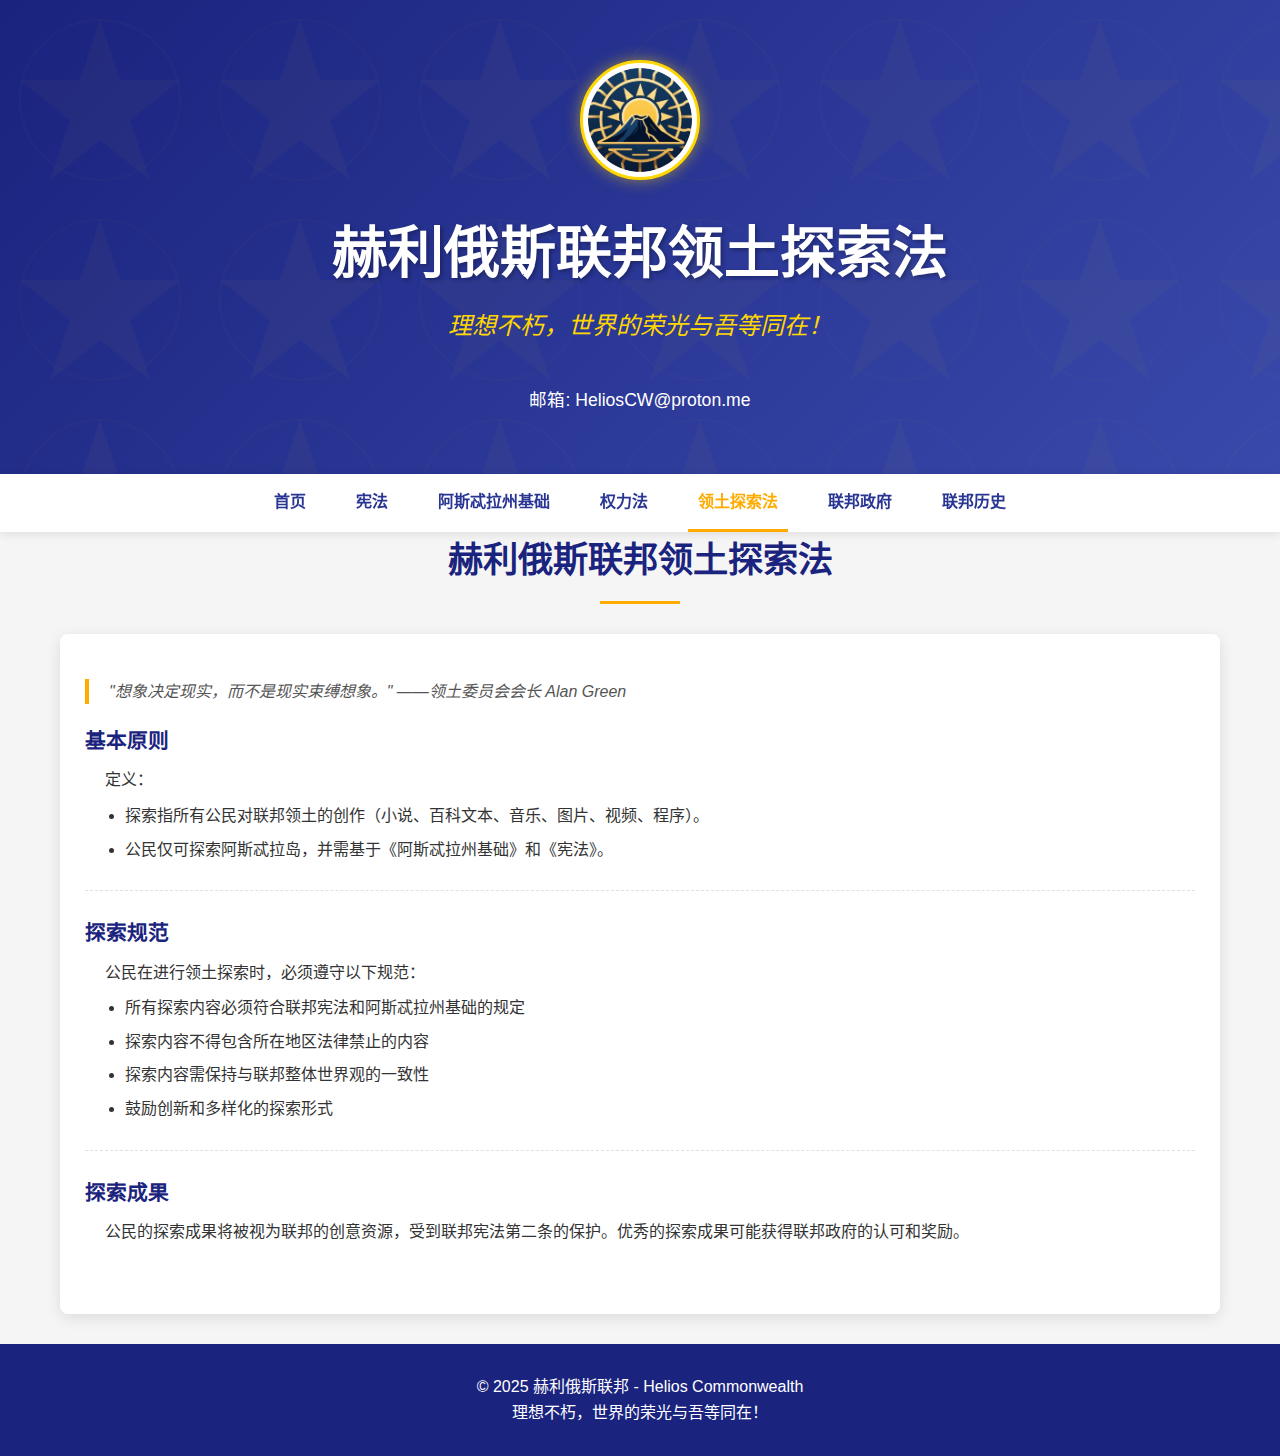
<file: pages/territory.html>
<!DOCTYPE html>
<html lang="zh-CN">
<head>
    <meta charset="UTF-8">
    <meta name="viewport" content="width=device-width, initial-scale=1.0">
    <link rel="apple-touch-icon" sizes="180x180" href="../favicon_io/apple-touch-icon.png">
    <link rel="icon" type="image/png" sizes="32x32" href="../favicon_io/favicon-32x32.png">
    <link rel="icon" type="image/png" sizes="16x16" href="../favicon_io/favicon-16x16.png">
    <link rel="manifest" href="../favicon_io/site.webmanifest">
    <title>领土探索法 - Helios Commonwealth</title>
    <link rel="stylesheet" href="../css/style.css">
</head>
<body>
    <!-- 头部 -->
    <header>
        <div class="container header-content">
            <div class="emblem-container">
                <img src="../pngs/logo.ico" alt="赫利俄斯联邦国徽" class="emblem">
            </div>
            <h1>赫利俄斯联邦领土探索法</h1>
            <div class="motto">理想不朽，世界的荣光与吾等同在！</div>
            <div class="contact">邮箱: HeliosCW@proton.me</div>
        </div>
    </header>
    
    <!-- 导航 -->
    <nav>
        <div class="container">
            <ul>
                <li><a href="../index.html">首页</a></li>
                <li><a href="constitution.html">宪法</a></li>
                <li><a href="asteria.html">阿斯忒拉州基础</a></li>
                <li><a href="power.html">权力法</a></li>
                <li><a href="territory.html" class="active">领土探索法</a></li>
                <li><a href="organization.html">联邦政府</a></li>
                <li><a href="../index.html#history">联邦历史</a></li>
            </ul>
        </div>
    </nav>
    
    <!-- 主要内容 -->
    <main>
        <section class="container">
            <h2 class="section-title">赫利俄斯联邦领土探索法</h2>
            
            <div class="card">
                <blockquote style="border-left: 4px solid var(--accent-color); padding-left: 20px; margin: 20px 0; font-style: italic; color: #555;">
                    "想象决定现实，而不是现实束缚想象。" ——领土委员会会长 Alan Green
                </blockquote>
                
                <div class="legal-article">
                    <h3 class="legal-title">基本原则</h3>
                    <div class="legal-content">
                        <p>定义：</p>
                        <ul>
                            <li>探索指所有公民对联邦领土的创作（小说、百科文本、音乐、图片、视频、程序）。</li>
                            <li>公民仅可探索阿斯忒拉岛，并需基于《阿斯忒拉州基础》和《宪法》。</li>
                        </ul>
                    </div>
                </div>
                
                <div class="legal-article">
                    <h3 class="legal-title">探索规范</h3>
                    <div class="legal-content">
                        <p>公民在进行领土探索时，必须遵守以下规范：</p>
                        <ul>
                            <li>所有探索内容必须符合联邦宪法和阿斯忒拉州基础的规定</li>
                            <li>探索内容不得包含所在地区法律禁止的内容</li>
                            <li>探索内容需保持与联邦整体世界观的一致性</li>
                            <li>鼓励创新和多样化的探索形式</li>
                        </ul>
                    </div>
                </div>
                
                <div class="legal-article">
                    <h3 class="legal-title">探索成果</h3>
                    <div class="legal-content">
                        <p>公民的探索成果将被视为联邦的创意资源，受到联邦宪法第二条的保护。优秀的探索成果可能获得联邦政府的认可和奖励。</p>
                    </div>
                </div>
            </div>
        </section>
    </main>
    
    <!-- 页脚 -->
    <footer>
        <div class="container">
            <p>© 2025 赫利俄斯联邦 - Helios Commonwealth</p>
            <p>理想不朽，世界的荣光与吾等同在！</p>
        </div>
    </footer>
    
    <script src="../js/main.js"></script>
</body>
</html>
</file>
<file: css/style.css>
:root {
    --primary-color: #1a237e;
    --secondary-color: #ffd700;
    --accent-color: #ffab00;
    --text-color: #333;
    --light-bg: #f5f5f5;
    --white: #ffffff;
}

* {
    margin: 0;
    padding: 0;
    box-sizing: border-box;
    font-family: 'Segoe UI', Tahoma, Geneva, Verdana, sans-serif;
}

body {
    background-color: var(--light-bg);
    color: var(--text-color);
    line-height: 1.6;
}

.container {
    max-width: 1200px;
    margin: 0 auto;
    padding: 0 20px;
}

/* 超链接颜色样式 */
a:link {
    color: #283593; /* 基于主色调的深蓝色 */
    text-decoration: none;
    transition: all 0.3s ease;
    position: relative;
}

a:visited {
    color: #1a237e; /* 使用主色调本身，比未访问链接稍深 */
    opacity: 0.85; /* 添加轻微透明度区分已访问状态 */
}

a:hover {
    color: #ffab00; /* 使用强调色 */
    text-decoration: none;
}

a:active {
    color: #ffd700; /* 使用次要颜色 */
}

/* 为内容区域的链接添加特殊效果 */
.card a, section a {
    font-weight: 500;
    padding-bottom: 2px;
    border-bottom: 1px dashed transparent;
    transition: all 0.3s ease;
}

.card a:hover, section a:hover {
    border-bottom-color: #ffab00;
    text-decoration: none;
}

/* 头部样式 */
header {
    background: linear-gradient(135deg, var(--primary-color), #3949ab);
    color: var(--white);
    padding: 60px 0;
    text-align: center;
    position: relative;
    overflow: hidden;
}

header::before {
    content: "";
    position: absolute;
    top: 0;
    left: 0;
    width: 100%;
    height: 100%;
    background: url('data:image/svg+xml;utf8,<svg xmlns="http://www.w3.org/2000/svg" width="100" height="100" viewBox="0 0 100 100"><circle cx="50" cy="50" r="40" fill="none" stroke="rgba(255,215,0,0.2)" stroke-width="1"/><path d="M50,10 L60,40 L90,40 L65,60 L75,90 L50,70 L25,90 L35,60 L10,40 L40,40 Z" fill="rgba(255,215,0,0.3)"/></svg>');
    background-size: 200px 200px;
    opacity: 0.1;
}

.header-content {
    position: relative;
    z-index: 1;
    display: flex;
    flex-direction: column;
    align-items: center;
}

.emblem-container {
    margin-bottom: 20px;
}

.emblem {
    width: 120px;
    height: 120px;
    border-radius: 50%;
    border: 3px solid var(--secondary-color);
    box-shadow: 0 0 15px rgba(255, 215, 0, 0.5);
    background-color: var(--white);
    padding: 5px;
}

h1 {
    font-size: 3.5rem;
    margin-bottom: 10px;
    text-shadow: 2px 2px 4px rgba(0,0,0,0.3);
}

.motto {
    font-size: 1.5rem;
    font-style: italic;
    margin-bottom: 20px;
    color: var(--secondary-color);
}

.contact {
    font-size: 1.1rem;
    margin-top: 20px;
}

/* 导航栏 */
nav {
    background-color: var(--white);
    box-shadow: 0 2px 10px rgba(0,0,0,0.1);
    position: sticky;
    top: 0;
    z-index: 100;
}

nav ul {
    display: flex;
    justify-content: center;
    list-style: none;
    flex-wrap: wrap;
}

nav li {
    margin: 0 15px;
}

nav a {
    display: block;
    padding: 15px 10px;
    color: var(--primary-color);
    text-decoration: none;
    font-weight: 600;
    transition: all 0.3s;
}

nav a:hover {
    color: var(--accent-color);
    border-bottom: 3px solid var(--accent-color);
}

nav a.active {
    color: var(--accent-color);
    border-bottom: 3px solid var(--accent-color);
}

/* 内容区域 */
section {
    padding: 60px 0;
}

.section-title {
    font-size: 2.2rem;
    color: var(--primary-color);
    margin-bottom: 30px;
    text-align: center;
    position: relative;
    padding-bottom: 15px;
}

.section-title::after {
    content: "";
    position: absolute;
    bottom: 0;
    left: 50%;
    transform: translateX(-50%);
    width: 80px;
    height: 3px;
    background-color: var(--accent-color);
}

/* 卡片样式 */
.card {
    background-color: var(--white);
    border-radius: 8px;
    box-shadow: 0 4px 15px rgba(0,0,0,0.1);
    padding: 25px;
    margin-bottom: 30px;
    transition: transform 0.3s, box-shadow 0.3s;
    opacity: 0;
    transform: scale(0.95);
    transition: opacity 0.8s ease, transform 0.8s ease;
}

.card.visible {
    opacity: 1;
    transform: scale(1);
}

.card:hover {
    transform: translateY(-5px) scale(1.02);
    box-shadow: 0 8px 25px rgba(0,0,0,0.15);
}

.card-title {
    font-size: 1.5rem;
    color: var(--primary-color);
    margin-bottom: 15px;
    border-left: 4px solid var(--accent-color);
    padding-left: 15px;
}

/* 法律条款样式 */
.legal-article {
    margin-bottom: 25px;
    padding-bottom: 20px;
    border-bottom: 1px dashed #e0e0e0;
}

.legal-article:last-child {
    border-bottom: none;
}

.legal-title {
    font-size: 1.3rem;
    color: var(--primary-color);
    margin-bottom: 10px;
    font-weight: 600;
}

.legal-content {
    padding-left: 20px;
}

.legal-content ul {
    padding-left: 20px;
    margin-top: 10px;
}

.legal-content li {
    margin-bottom: 8px;
}

/* 页脚 */
footer {
    background-color: var(--primary-color);
    color: var(--white);
    text-align: center;
    padding: 30px 0;
}

/* 响应式设计 */
@media (max-width: 768px) {
    h1 {
        font-size: 2.5rem;
    }
    
    .motto {
        font-size: 1.2rem;
    }
    
    nav ul {
        flex-direction: column;
    }
    
    nav li {
        margin: 0;
        width: 100%;
        text-align: center;
    }
    
    .emblem {
        width: 100px;
        height: 100px;
    }
    
    .section-title {
        font-size: 1.8rem;
    }
}
</file>
